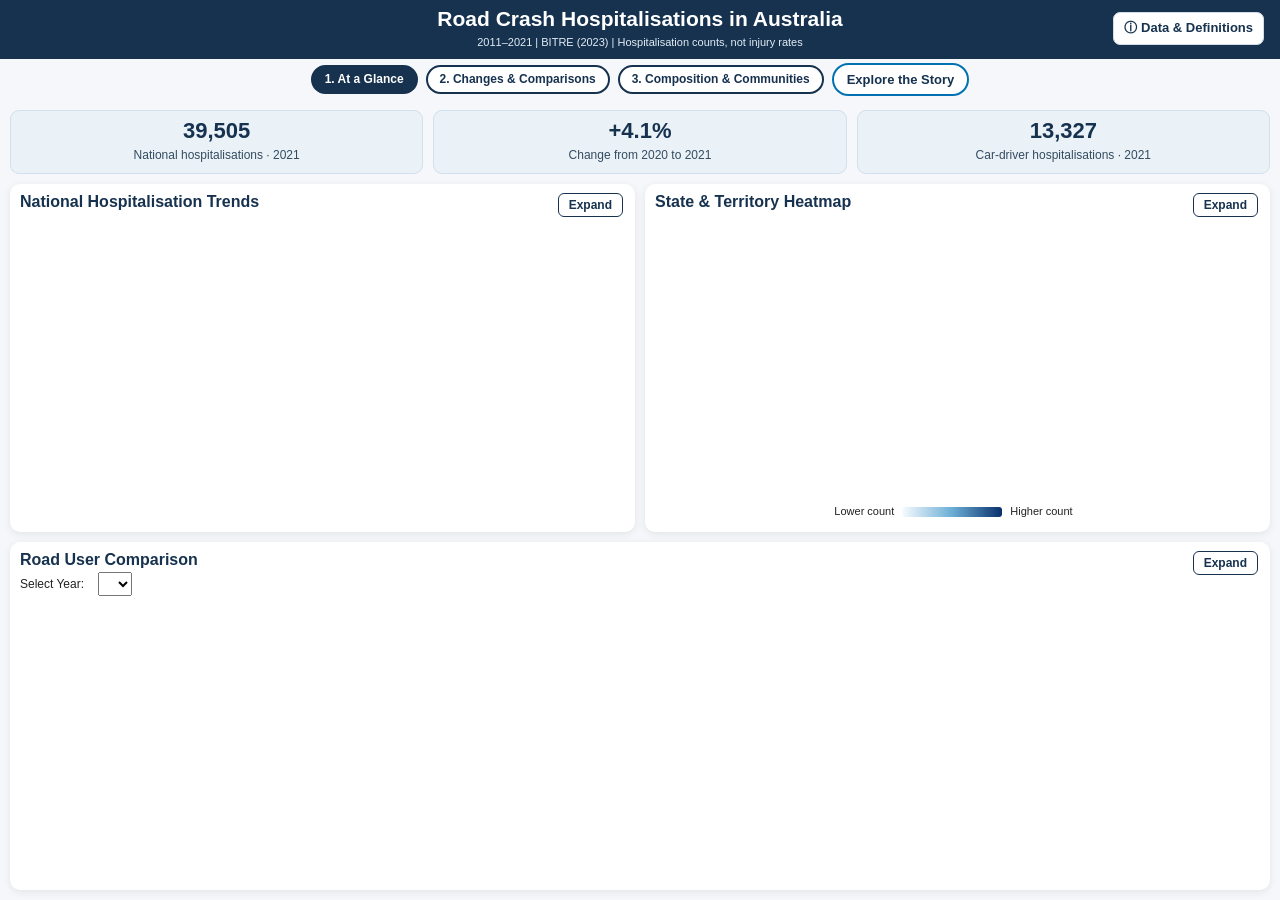
<file: website/index.html>
<!DOCTYPE html>
<html lang="en">

<head>
    <meta charset="UTF-8">
    <meta name="viewport" content="width=device-width, initial-scale=1.0">

    <meta name="description"
        content="Interactive visualisation of road crash hospitalisations in Australia from 2011 to 2021 using BITRE data.">

    <title>Road Crash Hospitalisations in Australia</title>

    <link rel="stylesheet" href="css/style.css">

    <!-- Guided Story Styling -->
    <link rel="stylesheet" href="css/story-tour.css">

    <link rel="icon" href="data:,">
    

</head>

<body>

    <!-- Website Header -->
    <header>
        <h1>Road Crash Hospitalisations in Australia</h1>

        <p>
            2011–2021 | BITRE (2023) | Hospitalisation counts, not injury rates
        </p>

        <!-- Data definitions and methodological notes -->
        <details class="data-guide">
            <summary>ⓘ Data &amp; Definitions</summary>

            <div class="data-guide-panel">
                <h2>Data &amp; Definitions</h2>

                <dl>
                    <dt>Hospitalisations</dt>
                    <dd>
                        Reported hospitalised injuries resulting
                        from road traffic crashes in Australia.
                    </dd>

                    <dt>Counts vs injury rates</dt>
                    <dd>
                        Counts are not adjusted for population size.
                        Higher counts do not necessarily mean
                        higher individual injury risk.
                    </dd>

                    <dt>Year-on-year change</dt>
                    <dd>
                        Percentage increase or decrease compared
                        with the previous year.
                    </dd>

                    <dt>Indexed growth</dt>
                    <dd>
                        Each group's 2011 count is set to 100
                        to compare relative changes over time.
                    </dd>

                    <dt>First Nations Share</dt>
                    <dd>
                        First Nations hospitalisations divided
                        by the combined reported counts for
                        First Nations and Non-Indigenous Australians.
                        This is not an injury rate.
                    </dd>

                    <dt>Data limitations</dt>
                    <dd>
                        Some 2014 raw values were unpublished.
                        Official annual totals were used.
                        Reporting changes also affect comparisons
                        for Victoria from 2012 and NSW from 2017.
                    </dd>
                </dl>

                <p>
                    Source:
                    <a href="https://www.bitre.gov.au/resource/road-safety/hospitalised-injury" target="_blank"
                        rel="noopener noreferrer">
                        BITRE Hospitalised Injury (2023)
                    </a>
                </p>
            </div>
        </details>

    </header>


    <!-- Dashboard Navigation -->
    <nav class="site-nav" aria-label="Dashboard navigation">
        <ul>
            <li>
                <a href="#" id="show-all-charts">All Charts</a>
            </li>
            <li>
                <a href="#national-section">National Trends</a>
            </li>
            <li>
                <a href="#state-section">States</a>
            </li>
            <li>
                <a href="#road-user-section">Road Users</a>
            </li>
            <li>
                <a href="#first-nations-section">First Nations</a>
            </li>
        </ul>
    </nav>


    <!-- Main Dashboard -->
    <main class="dashboard-grid">


        <!-- Overview KPI Summary - Group 2 -->
        <div id="overview-kpis" class="overview-kpis" aria-label="Key road crash hospitalisation statistics for 2021">

            <div class="kpi-card">
                <span class="kpi-value">39,505</span>
                <span class="kpi-label">National hospitalisations · 2021</span>
            </div>

            <div class="kpi-card">
                <span class="kpi-value">+4.1%</span>
                <span class="kpi-label">Change from 2020 to 2021</span>
            </div>

            <div class="kpi-card">
                <span class="kpi-value">13,327</span>
                <span class="kpi-label">Car-driver hospitalisations · 2021</span>
            </div>

        </div>


        <!-- Chart 1: National Hospitalisation Trends -->
        <!-- Developer: Lai Man Yee -->
        <section id="national-section">

            <h2>National Hospitalisation Trends</h2>

            <div class="chart-scroll">
                <div id="national-chart"></div>
            </div>

        </section>


        <!-- Chart 2: State & Territory Heatmap -->
        <!-- Original state comparison: Lin Yan -->
        <section id="state-section">

            <h2>State &amp; Territory Heatmap</h2>

            <!-- Heatmap displays all years -->
            <!-- No year dropdown is needed -->
            <div class="chart-scroll">
                <div id="state-chart"></div>
            </div>

            <div class="heatmap-legend">
                <span>Lower count</span>
                <span class="heatmap-gradient"></span>
                <span>Higher count</span>
                <span id="state-max-count"></span>
            </div>


        </section>


        <!-- Chart 3: Road User Comparison -->
        <!-- Developer: Lin Yan -->
        <section id="road-user-section">

            <h2>Road User Comparison</h2>

            <!-- Year Selection -->
            <div class="chart-controls">
                <label for="road-user-year">
                    Select Year:
                </label>

                <select id="road-user-year"></select>
            </div>

            <!-- Interactive D3 Bar Chart -->
            <div class="chart-scroll">
                <div id="road-user-chart"></div>
            </div>

        </section>


        <!-- Chart 4: First Nations Hospitalisation Trends -->
        <!-- Developer: Dayaanan -->
        <section id="first-nations-section">

            <h2>First Nations Hospitalisation Trends</h2>

            <!-- Chart View Selection -->
            <div class="chart-controls">
                <label for="fn-view">
                    View:
                </label>

                <select id="fn-view"></select>
            </div>

            <!-- Interactive D3 Line Chart -->
            <div class="chart-scroll">
                <div id="first-nations-chart"></div>
            </div>

            <!-- Legend -->
            <div id="fn-legend" class="chart-legend"></div>

        </section>


        <!-- Chart 2: National Year-on-Year Change -->
        <!-- Developer: Lai Man Yee -->
        <section id="national-change-section">
            <h2>National Year-on-Year Change (%)</h2>

            <div class="chart-scroll">
                <div id="national-change-chart"></div>
            </div>
        </section>

        <!-- Chart 8: First Nations Share -->
        <!--  Dayaanan -->
        <section id="first-nations-share-section">

            <h2>First Nations Share of Hospitalisations</h2>

            <div class="chart-scroll">
                <div id="first-nations-share-chart"></div>
            </div>

        </section>


        <!-- Chart 9: Road User Composition -->
        <!-- Dayaanan -->
        <section id="road-user-composition-section">

            <h2>Road User Composition</h2>

            <p id="composition-keyboard-help" class="composition-keyboard-help">
                Keyboard: Press Tab to select the chart, then use ← / → to explore years.
            </p>


            <div class="chart-scroll">
                <div id="road-user-composition-chart"></div>
            </div>

            <div id="road-user-composition-legend" class="chart-legend"></div>

        </section>

        <!-- Chart 6: State & Territory Change (Dumbbell) -->
        <!-- Developer: Lin Yan -->
        <section id="state-dumbbell-section">

            <h2>State &amp; Territory Change: 2011 vs 2021</h2>

            <div class="chart-scroll">
                <div id="state-dumbbell-chart"></div>
            </div>

        </section>


        <!-- Chart 3: Road User Slope Chart -->
        <!-- Developer: Lai Man Yee -->
        <section id="road-user-slope-section">
            <h2>Road User Changes: 2011 vs 2021</h2>

            <div class="chart-scroll">
                <div id="road-user-slope-chart"></div>
            </div>
        </section>


    </main>


    <!-- Website Footer -->
    <footer>
        <p>
            COS30045 Data Visualisation | Group 2
        </p>

        <p>
            Data Source: Bureau of Infrastructure and
            Transport Research Economics (BITRE), 2023.
        </p>

        <p>
            Note: Hospitalisation counts are not
            population-adjusted injury rates.
        </p>
    </footer>


    <!-- D3.js Library -->
    <script src="https://d3js.org/d3.v7.min.js"></script>

    <!-- Chart 1: National Trends -->
    <script src="js/national-trend.js"></script>

    <script src="js/national-change.js"></script>

    <script src="js/road-user-slope.js"></script>

    <!-- Chart 2: State & Territory Heatmap -->
    <script src="js/state-heatmap.js"></script>

    <!-- Chart 3: Road User Comparison -->
    <script src="js/road-user.js"></script>

    <!-- Chart 6: State & Territory Change (Dumbbell) -->
    <script src="js/state-dumbbell.js"></script>

    <!-- Chart 4: First Nations Trends -->
    <script src="js/first-nations.js"></script>

    <!-- Chart 8: First Nations Share -->
    <script src="js/first-nations-share.js"></script>

    <!-- Chart 9: Road User Composition -->
    <script src="js/road-user-composition.js"></script>


    <!-- Dashboard Focus Mode -->
    <script>
        document.addEventListener("DOMContentLoaded", () => {

            const dashboard = document.querySelector(".dashboard-grid");
            const sections = dashboard.querySelectorAll("section");

            const navLinks = document.querySelectorAll(
                '.site-nav a[href^="#"]:not(#show-all-charts)'
            );

            const allChartsButton =
                document.getElementById("show-all-charts");

            // Return to the four-chart overview
            function showAllCharts() {
                dashboard.classList.remove("focus-mode");

                sections.forEach(section => {
                    section.classList.remove("focused");
                });

                navLinks.forEach(link => {
                    link.classList.remove("active");
                    link.removeAttribute("aria-current");
                });
            }

            // Enlarge the selected chart
            navLinks.forEach(link => {
                link.addEventListener("click", function (event) {

                    // Keep normal anchor navigation on mobile
                    if (window.innerWidth < 1000) return;

                    event.preventDefault();

                    const target = document.querySelector(
                        this.getAttribute("href")
                    );

                    if (!target) return;

                    const alreadyFocused =
                        target.classList.contains("focused");

                    showAllCharts();

                    if (!alreadyFocused) {
                        dashboard.classList.add("focus-mode");
                        target.classList.add("focused");
                        this.classList.add("active");
                        this.setAttribute("aria-current", "true");
                    }
                });
            });

            // All Charts button
            allChartsButton.addEventListener("click", event => {
                event.preventDefault();
                showAllCharts();
            });

            // Escape key returns to overview
            document.addEventListener("keydown", event => {
                if (event.key === "Escape") {
                    showAllCharts();
                }
            });

            // Restore normal layout for smaller screens
            window.addEventListener("resize", () => {
                if (window.innerWidth < 1000) {
                    showAllCharts();
                }
            });

        });
    </script>

    <!-- Dashboard Tabs (must load after the Focus Mode script) -->
    <script src="js/tabs.js"></script>


    <!-- Chart Expansion Controls -->
    <script src="js/chart-expand.js"></script>


    <!-- Optional Guided Data Story -->
    <script src="js/story-tour.js"></script>


</body>

</html>
</file>
<file: website/css/style.css>
/* COS30045 Group 2 - Road Injury Visualisation */

/* Smooth scrolling and offset for the sticky nav */
html {
    scroll-behavior: smooth;
    scroll-padding-top: 70px;
}

/* General page styling */
body {
    font-family: Arial, Helvetica, sans-serif;
    margin: 0;
    padding: 0;
    background-color: #f5f7fa;
    color: #222;
    line-height: 1.6;
}

/* Website header */
header {
    background-color: #16324f;
    color: white;
    text-align: center;
    padding: 35px 20px 15px;
}

header h1 {
    margin: 0;
    font-size: 2rem;
}

header p {
    margin-top: 10px;
    margin-bottom: 0;
    color: #e3edf5;
}

/* Sticky navigation: same navy as the header so they look like one block */
.site-nav {
    position: sticky;
    top: 0;
    z-index: 100;
    background: #16324f;
    padding: 10px 20px 16px;
}

.site-nav ul {
    display: flex;
    justify-content: center;
    flex-wrap: wrap;
    gap: 12px;
    list-style: none;
    margin: 0;
    padding: 0;
}

.site-nav a {
    display: inline-block;
    color: #ffffff;
    background: rgba(255, 255, 255, 0.12);
    border: 1px solid rgba(255, 255, 255, 0.45);
    border-radius: 999px;
    padding: 8px 20px;
    font-size: 14px;
    font-weight: bold;
    text-decoration: none;
    transition: background 0.2s ease, color 0.2s ease, border-color 0.2s ease;
}

.site-nav a:hover,
.site-nav a:focus {
    background: #fdba8c;
    border-color: #fdba8c;
    color: #16324f;
    outline: none;
}

.site-nav a:focus-visible {
    outline: 2px solid #ffffff;
    outline-offset: 2px;
}

/* Main website content */
main {
    max-width: 1100px;
    margin: 30px auto;
    padding: 0 20px;
}

/* Each visualisation section */
section {
    background-color: white;
    padding: 30px;
    margin-bottom: 30px;
    border-radius: 10px;
    box-shadow: 0 2px 8px rgba(0, 0, 0, 0.08);
}

section h2 {
    color: #16324f;
    margin-top: 0;
}

/* National D3 chart container */
#national-chart {
    width: 100%;
    min-height: 400px;
}

#national-chart svg {
    display: block;
    width: 100%;
    height: auto;
}

/* Website footer */
footer {
    background-color: #16324f;
    color: white;
    text-align: center;
    padding: 20px;
}

/* Responsive layout for smaller screens */
@media (max-width: 768px) {
    header h1 {
        font-size: 1.5rem;
    }

    .site-nav ul {
        gap: 8px;
    }

    .site-nav a {
        padding: 6px 14px;
        font-size: 13px;
    }

    main {
        padding: 0 12px;
    }

    section {
        padding: 18px;
    }
}


/* National chart tooltip */
#national-chart {
    position: relative;
}

.chart-tooltip {
    position: absolute;
    background-color: #16324f;
    color: white;
    padding: 10px 14px;
    border-radius: 6px;
    font-size: 14px;
    box-shadow: 0 3px 8px rgba(0, 0, 0, 0.2);
    pointer-events: none;
    visibility: hidden;
    z-index: 10;
    white-space: nowrap;
    transform: translate(-50%, -100%);
}

#national-chart .data-point {
    cursor: pointer;
}

#national-chart .data-point:focus {
    outline: none;
    stroke: #f59e0b;
    stroke-width: 3px;
}


/* Key findings below the national chart */
.chart-insight {
    background-color: #eef4fa;
    border-left: 4px solid #2166ac;
    padding: 15px 20px;
    margin-top: 20px;
    border-radius: 4px;
    font-size: 15px;
    line-height: 1.6;
}

.chart-insight strong {
    color: #16324f;
}


/* Responsive chart scrolling */
.chart-scroll {
    width: 100%;
    overflow-x: auto;
}

@media (max-width: 768px) {
    #national-chart {
        min-width: 700px;
    }

    #national-chart svg {
        width: 100%;
        height: auto;
    }
}


/* = First Nations chart Daya*/
#first-nations-chart {
    position: relative;
    width: 100%;
    min-height: 400px;
}

#first-nations-chart svg {
    display: block;
    width: 100%;
    height: auto;
}

#first-nations-chart .data-point {
    cursor: pointer;
}

#first-nations-chart .data-point:focus {
    outline: none;
    stroke: #f59e0b;
    stroke-width: 3px;
}

.chart-controls {
    margin: 15px 0;
}

.chart-controls select {
    font-size: 15px;
    padding: 5px 8px;
    margin-left: 6px;
}

.chart-legend {
    display: flex;
    gap: 20px;
    flex-wrap: wrap;
    font-size: 14px;
    margin-top: 10px;
}

.chart-legend span::before {
    content: "";
    display: inline-block;
    width: 14px;
    height: 4px;
    background: var(--c);
    margin-right: 6px;
    vertical-align: middle;
}

@media (max-width: 768px) {
    #first-nations-chart {
        min-width: 700px;
    }
}

/* First Nations indexed growth explanation */
.fn-index-explanation {
    background-color: #eef4fa;
    border-left: 4px solid #2166ac;
    padding: 12px 16px;
    border-radius: 4px;
    font-size: 14px;
    line-height: 1.6;
    margin: 10px 0 15px;
}


/* State & Territory Comparison Chart */

#state-chart {
    position: relative;
    width: 100%;
}

#state-chart svg {
    width: 100%;
    height: auto;
    display: block;
}

#state-chart .chart-tooltip {
    position: absolute;
    visibility: hidden;
    background: #16324f;
    color: white;
    padding: 10px 14px;
    border-radius: 6px;
    font-size: 13px;
    line-height: 1.6;
    pointer-events: none;
    z-index: 10;
    box-shadow: 0 3px 10px rgba(0, 0, 0, 0.2);
    white-space: nowrap;
}

#state-chart .state-bar {
    cursor: pointer;
    transition: fill 0.2s ease;
}

#state-chart .state-bar:focus {
    outline: 2px solid #16324f;
    outline-offset: 2px;
}

#state-chart .axis-label {
    fill: #333;
}


/* Responsive Design - State & Territory Chart */

#state-section {
    width: 100%;
    box-sizing: border-box;
}

#state-section .chart-scroll {
    width: 100%;
    overflow-x: auto;
    overflow-y: hidden;
}

#state-chart {
    width: 100%;
    min-width: 0;
}

#state-chart svg {
    width: 100%;
    min-width: 650px;
    height: auto;
    display: block;
}

/* Tablet and mobile screens */
@media (max-width: 768px) {

    #state-section {
        padding: 15px;
    }

    #state-section h2 {
        font-size: 20px;
    }

    #state-section p {
        font-size: 14px;
    }

    #state-chart svg {
        min-width: 650px;
    }

    #state-section .chart-controls {
        margin-bottom: 15px;
    }
}


/* Road User Comparison Chart */

#road-user-section {
    width: 100%;
    box-sizing: border-box;
}

#road-user-section .chart-scroll {
    width: 100%;
    overflow-x: auto;
    overflow-y: hidden;
}

#road-user-chart {
    position: relative;
    width: 100%;
    min-width: 0;
}

#road-user-chart svg {
    width: 100%;
    min-width: 750px;
    height: auto;
    display: block;
}

#road-user-chart .chart-tooltip {
    position: absolute;
    visibility: hidden;
    background: #16324f;
    color: white;
    padding: 10px 14px;
    border-radius: 6px;
    font-size: 13px;
    line-height: 1.6;
    pointer-events: none;
    z-index: 10;
    box-shadow: 0 3px 10px rgba(0, 0, 0, 0.2);
    white-space: nowrap;
}

#road-user-chart .road-user-bar {
    cursor: pointer;
    transition: fill 0.2s ease;
}

#road-user-chart .road-user-bar:focus {
    outline: 2px solid #16324f;
    outline-offset: 2px;
}

/* Tablet and mobile screens */
@media (max-width: 768px) {

    #road-user-section {
        padding: 15px;
    }

    #road-user-section h2 {
        font-size: 20px;
    }

    #road-user-section p {
        font-size: 14px;
    }

    #road-user-chart svg {
        min-width: 750px;
    }

    #road-user-section .chart-controls {
        margin-bottom: 15px;
    }
}


/* Compact dashboard layout for desktop */
@media (min-width: 1000px) {
    body {
        height: 100dvh;
        display: flex;
        flex-direction: column;
        overflow: hidden;
    }

    header {
        padding: 12px 20px;
        flex-shrink: 0;
    }

    header h1 {
        font-size: 1.5rem;
    }

    header p {
        margin: 4px 0 0;
        font-size: 13px;
    }

    main.dashboard-grid {
        flex: 1;
        min-height: 0;
        max-width: none;
        width: 100%;
        box-sizing: border-box;
        margin: 0;
        padding: 10px;
        display: grid;
        grid-template-columns: repeat(2, minmax(0, 1fr));
        grid-template-rows: repeat(2, minmax(0, 1fr));
        gap: 10px;
    }

    main.dashboard-grid>section {
        min-width: 0;
        min-height: 0;
        margin: 0;
        padding: 12px;
        display: flex;
        flex-direction: column;
        overflow: hidden;
    }

    main.dashboard-grid>section h2 {
        font-size: 17px;
        margin: 0 0 3px;
    }

    main.dashboard-grid>section p {
        font-size: 12px;
        line-height: 1.35;
        margin: 3px 0 6px;
    }

    #national-chart,
    #state-chart,
    #road-user-chart,
    #first-nations-chart {
        position: relative;
        flex: 1;
        min-height: 0;
    }

    .chart-scroll {
        flex: 1;
        min-height: 0;
    }

    .chart-scroll #national-chart {
        height: 100%;
    }

    main.dashboard-grid svg {
        width: 100%;
        height: 100%;
    }

    main.dashboard-grid .chart-insight {
        font-size: 11px;
        padding: 6px 9px;
        margin-top: 4px;
        line-height: 1.3;
    }

    footer {
        display: none;
    }
}


/* Final dashboard chart sizing fixes */
@media (min-width: 1000px) {

    /* Reduce space used by the header */
    header {
        padding: 8px 16px;
    }

    header h1 {
        font-size: 1.4rem;
        line-height: 1.3;
    }

    header p {
        margin: 3px 0;
        font-size: 12px;
    }

    /* Compact navigation */
    .site-nav {
        padding: 4px 0;
    }

    .site-nav ul {
        margin: 0;
    }

    .site-nav a {
        padding: 6px 14px;
    }

    /* Keep both dashboard rows within the screen */
    main.dashboard-grid {
        min-height: 0;
        grid-template-rows:
            minmax(0, 1fr) minmax(0, 1fr);
    }

    main.dashboard-grid>section {
        min-height: 0;
        min-width: 0;
        padding: 10px 12px;
        overflow: hidden;
    }

    /* Remove internal chart scrollbars */
    main.dashboard-grid .chart-scroll {
        flex: 1 1 0;
        height: 0;
        min-height: 0;
        min-width: 0;
        width: 100%;
        overflow: hidden !important;
    }

    /* Let chart containers use available space */
    main.dashboard-grid #national-chart,
    main.dashboard-grid #state-chart,
    main.dashboard-grid #road-user-chart,
    main.dashboard-grid #first-nations-chart {
        width: 100%;
        height: 100% !important;
        min-height: 0 !important;
        position: relative;
    }

    /* Fit entire SVG inside each chart panel */
    main.dashboard-grid .chart-scroll svg {
        display: block;
        width: 100% !important;
        height: 100% !important;
        max-height: 100%;
    }

    /* Keep descriptions compact */
    main.dashboard-grid .chart-insight,
    main.dashboard-grid .chart-note {
        flex-shrink: 0;
        margin-top: 4px;
        padding: 6px 9px;
        font-size: 11px;
        line-height: 1.3;
    }

    main.dashboard-grid .chart-controls {
        flex-shrink: 0;
        margin-bottom: 4px;
    }
}

/* Compact dashboard improvements */
@media (min-width: 1000px) {

    /* Smaller header */
    header {
        padding: 5px 12px !important;
    }

    header h1 {
        font-size: 21px !important;
        margin: 0 !important;
        line-height: 1.3;
    }

    header p {
        font-size: 11px !important;
        margin: 2px 0 !important;
    }

    /* Smaller navigation */
    .site-nav {
        padding: 2px 0 !important;
    }

    .site-nav ul {
        margin: 0 !important;
        padding: 0 !important;
        gap: 8px;
    }

    .site-nav a {
        padding: 5px 12px !important;
        font-size: 12px;
    }

    /* Compact chart panels */
    main.dashboard-grid>section {
        padding: 8px 10px !important;
    }

    main.dashboard-grid>section h2 {
        font-size: 16px !important;
        margin: 0 0 3px !important;
        line-height: 1.2;
    }

    main.dashboard-grid>section>p:not(.chart-insight):not(.chart-note) {
        font-size: 11px !important;
        line-height: 1.3;
        margin: 0 0 4px !important;
    }

    /* Compact dropdowns */
    main.dashboard-grid .chart-controls {
        margin: 0 0 3px !important;
        display: flex;
        align-items: center;
        gap: 8px;
    }

    main.dashboard-grid .chart-controls label {
        font-size: 12px;
    }

    main.dashboard-grid .chart-controls select {
        font-size: 12px;
        padding: 3px 6px;
        max-width: 100%;
    }

    /* Compact First Nations legend */
    main.dashboard-grid .chart-legend {
        font-size: 11px;
        margin: 2px 0 !important;
        padding: 0 !important;
        flex-shrink: 0;
    }

    /* Compact key findings */
    main.dashboard-grid .chart-insight,
    main.dashboard-grid .chart-note {
        font-size: 11px !important;
        line-height: 1.25 !important;
        padding: 5px 8px !important;
        margin-top: 3px !important;
    }
}

/* State heatmap colour legend */
.heatmap-legend {
    display: flex;
    align-items: center;
    justify-content: center;
    gap: 8px;
    font-size: 11px;
    margin: 3px 0;
    flex-shrink: 0;
}

.heatmap-gradient {
    width: 100px;
    height: 10px;
    border-radius: 3px;
    background: linear-gradient(to right,
            #f7fbff,
            #6baed6,
            #08306b);
}

/* Dashboard Focus Mode */
@media (min-width: 1000px) {

    /* One enlarged chart instead of four */
    main.dashboard-grid.focus-mode {
        grid-template-columns: minmax(0, 1fr) !important;
        grid-template-rows: minmax(0, 1fr) !important;
    }

    /* Hide other charts when one is selected */
    main.dashboard-grid.focus-mode>section {
        display: none !important;
    }

    /* Display the selected chart */
    main.dashboard-grid.focus-mode>section.focused {
        display: flex !important;
        width: 100%;
        height: 100%;
        box-sizing: border-box;
    }

    /* Highlight selected navigation */
    .site-nav a.active {
        background-color: #2166ac;
        color: white;
        border-color: #2166ac;
    }
}



/* ===== Page tabs (logic in js/tabs.js) ===== */
.tab-hidden {
    display: none !important;
}

.page-tabs {
    display: flex;
    flex-wrap: wrap;
    align-items: center;
    justify-content: center;
    gap: 10px;
    padding: 10px 16px;
    flex-shrink: 0;
}

.page-tab-list {
    display: flex;
    flex-wrap: wrap;
    justify-content: center;
    gap: 8px;
}

.page-tab,
.page-arrow {
    font: inherit;
    font-weight: 600;
    cursor: pointer;
    border: 2px solid #16324f;
    background: #fff;
    color: #16324f;
    border-radius: 999px;
    padding: 6px 16px;
}

.page-tab.active {
    background: #16324f;
    color: #fff;
}

.page-arrow {
    width: 42px;
    padding: 4px 0;
    font-size: 1.4rem;
    line-height: 1;
}

.page-arrow:disabled {
    opacity: 0.4;
    cursor: not-allowed;
}

.page-tab:focus-visible,
.page-arrow:focus-visible {
    outline: 3px solid #f59e0b;
    outline-offset: 2px;
}

.page-pager {
    display: flex;
    justify-content: center;
    align-items: center;
    gap: 14px;
    padding: 12px;
    font-weight: 600;
    flex-shrink: 0;
}

.page-empty {
    grid-column: 1 / -1;
    text-align: center;
    padding: 40px 16px;
}

.visually-hidden {
    position: absolute;
    width: 1px;
    height: 1px;
    overflow: hidden;
    clip: rect(0 0 0 0);
    white-space: nowrap;
}


/* ===== First Nations Share chart (Chart 8) ===== */
#first-nations-share-chart {
    position: relative;
    width: 100%;
}

#first-nations-share-chart svg {
    display: block;
    width: 100%;
    height: auto;
}

#first-nations-share-chart .data-point {
    cursor: pointer;
}

@media (max-width: 768px) {
    #first-nations-share-chart {
        min-width: 700px;
    }
}


/* ===== Desktop: compact tab bar, chart 8 sizing, short pages ===== */
@media (min-width: 1000px) {

    .page-tabs {
        padding: 4px 12px;
        gap: 8px;
    }

    .page-tab {
        padding: 3px 12px;
        font-size: 12px;
    }

    .page-arrow {
        width: 30px;
        padding: 0 0 2px;
        font-size: 1.1rem;
    }

    .page-pager {
        padding: 3px;
        font-size: 12px;
    }

    /* Let Chart 8 fill its card like the other charts */
    main.dashboard-grid #first-nations-share-chart {
        width: 100%;
        height: 100% !important;
        min-height: 0 !important;
        position: relative;
    }

    /* Let Chart 9 fill its card the same way */
    main.dashboard-grid #road-user-composition-chart {
        width: 100%;
        height: 100% !important;
        min-height: 0 !important;
        position: relative;
    }


}

/* ===== Road User Composition chart (Chart 9) ===== */
#road-user-composition-chart {
    position: relative;
    width: 100%;
}

#road-user-composition-chart svg {
    display: block;
    width: 100%;
    height: auto;
}

#road-user-composition-chart .year-column {
    cursor: pointer;
}


/* Visible focus for keyboard users */
#road-user-composition-chart .year-column:focus-visible {
    outline: 3px solid #D55E00;
    outline-offset: -3px;
}

/* Compact keyboard instructions */
.composition-keyboard-help {
    font-size: 12px;
    color: #16324f;
    margin: 2px 0 6px;
}


/* Bigger legend swatches for the area colours */
#road-user-composition-legend span::before {
    height: 12px;
    width: 12px;
}

@media (max-width: 768px) {
    #road-user-composition-chart {
        min-width: 700px;
    }
}


/* National Year-on-Year Change Chart */
#national-change-chart {
    position: relative;
    width: 100%;
    min-height: 300px;
}

#national-change-chart svg {
    display: block;
    width: 100%;
    height: auto;
}

#national-change-chart .change-hit-area {
    cursor: pointer;
}

#national-change-chart .change-hit-area:focus-visible {
    outline: 3px solid #D55E00;
    outline-offset: 2px;
}

/* Dashboard chart sizing */
@media (min-width: 1000px) {

    main.dashboard-grid #national-change-chart {
        height: 100%;
        min-height: 0;
    }

    main.dashboard-grid #national-change-chart svg {
        height: 100%;
    }

    /* Make 1-chart and 2-chart tabs use the available space */
    main.dashboard-grid[data-count="1"] {
        grid-template-columns: minmax(0, 1fr);
        grid-template-rows: minmax(0, 1fr);
    }

    main.dashboard-grid[data-count="2"] {
        grid-template-rows: minmax(0, 1fr);
    }
}

/* Preserve readable labels on small screens */
@media (max-width: 768px) {
    #national-change-chart {
        min-width: 700px;
    }
}


/* Road User Slope Chart */
#road-user-slope-chart {
    position: relative;
    width: 100%;
    height: 100%;
    min-height: 0;
}

#road-user-slope-chart svg {
    display: block;
    width: 100%;
    height: 100%;
}

#road-user-slope-chart .slope-point {
    cursor: pointer;
}

#road-user-slope-chart .slope-point:focus-visible {
    stroke: #f59e0b;
    stroke-width: 4px;
}

@media (max-width: 768px) {
    #road-user-slope-chart {
        min-width: 700px;
        min-height: 300px;
    }
}


/* Three-chart dashboard layout */
@media (min-width: 1000px) {

    main.dashboard-grid[data-count="3"] {
        grid-template-columns: repeat(2, minmax(0, 1fr));
        grid-template-rows: repeat(2, minmax(0, 1fr));
    }

    /* Make the third visible chart span both columns */
    main.dashboard-grid[data-count="3"]>section:nth-child(3 of section:not(.tab-hidden)) {
        grid-column: 1 / -1;
    }
}

/* Individual Chart Expansion Controls */

.chart-expand-btn {
    display: none;
}

@media (min-width: 1000px) {

    main.dashboard-grid>section {
        position: relative;
    }

    .chart-expand-btn {
        display: inline-flex;
        position: absolute;
        top: 9px;
        right: 12px;
        z-index: 5;

        padding: 4px 10px;
        border: 1px solid #16324f;
        border-radius: 6px;

        background: #ffffff;
        color: #16324f;

        font-size: 12px;
        font-weight: 600;
        cursor: pointer;
    }

    .chart-expand-btn:hover {
        background: #e9f2fa;
    }

    .chart-expand-btn:focus-visible {
        outline: 3px solid #d55e00;
        outline-offset: 2px;
    }

    main.dashboard-grid>section h2 {
        padding-right: 75px;
    }
}


/* ===== Simplified Dashboard Navigation ===== */

/* Hide the old five-button chart navigation */
.site-nav {
    display: none !important;
}

/* Hide the bottom page navigation */
.page-pager {
    display: none !important;
}

/* Hide the previous/next arrows beside the main tabs */
.page-tabs>.page-arrow {
    display: none !important;
}

/* Keep the three main tabs centred */
.page-tabs {
    justify-content: center;
}

.page-tab-list {
    justify-content: center;
    flex-wrap: wrap;
}


/* State & Territory Change (Dumbbell Chart) - Lin Yan */
#state-dumbbell-chart {
    position: relative;
    width: 100%;
    height: 100%;
    min-height: 0;
}

#state-dumbbell-chart svg {
    display: block;
    width: 100%;
    height: 100%;
}

#state-dumbbell-chart .dumbbell-hit {
    cursor: pointer;
}

#state-dumbbell-chart .dumbbell-hit:focus-visible {
    outline: none;
    stroke: #16324f;
    stroke-width: 2px;
}

@media (max-width: 768px) {
    #state-dumbbell-chart {
        min-width: 320px;
        min-height: 400px;

    }
}


/* ===== Overview KPI Cards ===== */

.overview-kpis {
    display: grid;
    grid-template-columns: repeat(3, minmax(0, 1fr));
    gap: 10px;
    grid-column: 1 / -1;
}

.overview-kpis[hidden] {
    display: none !important;
}

.kpi-card {
    background: #eaf2f8;
    border: 1px solid #d0e0ed;
    border-radius: 9px;
    display: flex;
    flex-direction: column;
    justify-content: center;
    align-items: center;
    padding: 6px 10px;
    text-align: center;
    min-width: 0;
}

.kpi-value {
    color: #16324f;
    font-size: 22px;
    font-weight: 700;
    line-height: 1.1;
}

.kpi-label {
    color: #344b60;
    font-size: 12px;
    margin-top: 3px;
}

/* Reserve one compact row for KPI cards */
@media (min-width: 1000px) {
    main.dashboard-grid.kpi-visible[data-count="3"] {
        grid-template-rows: 64px repeat(2, minmax(0, 1fr));
    }

    /* Hide KPIs when a chart is expanded */
    main.dashboard-grid.focus-mode .overview-kpis {
        display: none !important;
    }
}

/* Stack KPI cards on narrow screens */
@media (max-width: 700px) {
    .overview-kpis {
        grid-template-columns: 1fr;
    }

    .kpi-label {
        font-size: 14px;
    }
}


/* ===== Data & Definitions Panel ===== */

header {
    position: relative;
    z-index: 1000;
}

.data-guide {
    position: absolute;
    top: 12px;
    right: 16px;
    text-align: left;
}

.data-guide summary {
    display: inline-block;
    cursor: pointer;
    background: #ffffff;
    color: #16324f;
    border: 1px solid #d1dce6;
    border-radius: 7px;
    padding: 5px 10px;
    font-size: 13px;
    font-weight: 600;
    list-style: none;
}

.data-guide summary::-webkit-details-marker {
    display: none;
}

.data-guide summary:focus-visible {
    outline: 3px solid #d55e00;
    outline-offset: 3px;
}

.data-guide-panel {
    position: absolute;
    top: calc(100% + 10px);
    right: 0;
    width: min(390px, calc(100vw - 32px));
    max-height: 70vh;
    overflow-y: auto;
    padding: 18px;
    box-sizing: border-box;
    background: #ffffff;
    color: #16324f;
    border: 1px solid #cbd5e1;
    border-radius: 10px;
    box-shadow: 0 6px 24px rgba(0, 0, 0, 0.18);
    z-index: 1001;
}

.data-guide-panel h2 {
    font-size: 19px;
    margin: 0 0 12px;
}

.data-guide-panel dt {
    font-weight: 700;
    font-size: 14px;
    margin-top: 11px;
}

.data-guide-panel dd {
    margin: 3px 0 0;
    font-size: 14px;
    line-height: 1.5;
}

.data-guide-panel p {
    color: #16324f;
    font-size: 13px;
    text-align: left;
    margin-top: 14px;
}

.data-guide-panel a {
    color: #005a9c;
}

@media (max-width: 900px) {
    .data-guide {
        position: static;
        display: inline-block;
        margin-top: 8px;
    }

    .data-guide-panel {
        position: absolute;
        top: 100%;
        right: 10px;
    }
}
</file>
<file: website/css/story-tour.css>
/* COS30045 Group 2 — Optional guided story */
.story-launch {
    appearance: none;
    border: 2px solid #0072b2;
    background: #ffffff;
    color: #16324f;
    border-radius: 22px;
    padding: 7px 13px;
    font-size: 13px;
    font-weight: 700;
    cursor: pointer;
}

.story-launch:hover,
.story-launch.story-launch-active {
    background: #e6f2fa;
}

.story-launch:focus-visible,
.story-tour-panel button:focus-visible {
    outline: 3px solid #d55e00;
    outline-offset: 3px;
}

main.dashboard-grid > section.story-highlight {
    outline: 4px solid #d55e00;
    outline-offset: -4px;
    box-shadow: 0 0 0 3px rgba(213, 94, 0, 0.2);
}

.story-tour-panel[hidden] {
    display: none !important;
}

.story-tour-panel {
    box-sizing: border-box;
    position: fixed;
    z-index: 1500;
    right: 16px;
    bottom: 16px;
    width: min(355px, calc(100vw - 32px));
    max-height: 70vh;
    overflow-y: auto;
    padding: 16px;
    background: #ffffff;
    color: #16324f;
    border: 1px solid #a9bfd0;
    border-radius: 12px;
    box-shadow: 0 5px 28px rgba(11, 35, 56, 0.28);
}

.story-tour-panel[data-position="bottom-left"] {
    left: 16px;
    right: auto;
}

.story-tour-panel[data-position="top-right"] {
    top: 115px;
    bottom: auto;
}

.story-panel-heading,
.story-actions {
    display: flex;
    align-items: center;
    justify-content: space-between;
    gap: 10px;
}

.story-panel-heading h2 {
    margin: 0;
    color: #16324f;
    font-size: 19px;
}

.story-close {
    background: #f2f5f8;
    border: 1px solid #c4d1dc;
    border-radius: 6px;
    color: #16324f;
    cursor: pointer;
    font-size: 22px;
    line-height: 1;
    padding: 3px 9px;
}

.story-progress {
    font-size: 12px;
    font-weight: 700;
    color: #576b7f;
    margin: 8px 0;
}

.story-title {
    font-size: 17px;
    margin: 8px 0;
    color: #16324f;
}

.story-figure {
    font-size: 24px;
    font-weight: 800;
    margin: 3px 0 8px;
    color: #0072b2;
}

.story-explanation,
.story-target {
    font-size: 14px;
    line-height: 1.45;
    margin: 6px 0;
}

.story-target {
    font-weight: 600;
}

.story-actions {
    margin-top: 12px;
}

.story-actions button {
    background: #16324f;
    color: #ffffff;
    border: 1px solid #16324f;
    border-radius: 7px;
    cursor: pointer;
    padding: 7px 14px;
    font-size: 14px;
}

.story-actions button:disabled {
    opacity: .45;
    cursor: not-allowed;
}

.story-note {
    border-top: 1px solid #d9e3ec;
    color: #576b7f;
    font-size: 12px;
    margin: 12px 0 0;
    padding-top: 9px;
}

@media (max-width: 760px) {
    .story-tour-panel,
    .story-tour-panel[data-position="bottom-left"],
    .story-tour-panel[data-position="top-right"] {
        left: 12px;
        right: 12px;
        top: auto;
        bottom: 12px;
        width: auto;
        max-height: 56vh;
    }
}
</file>
